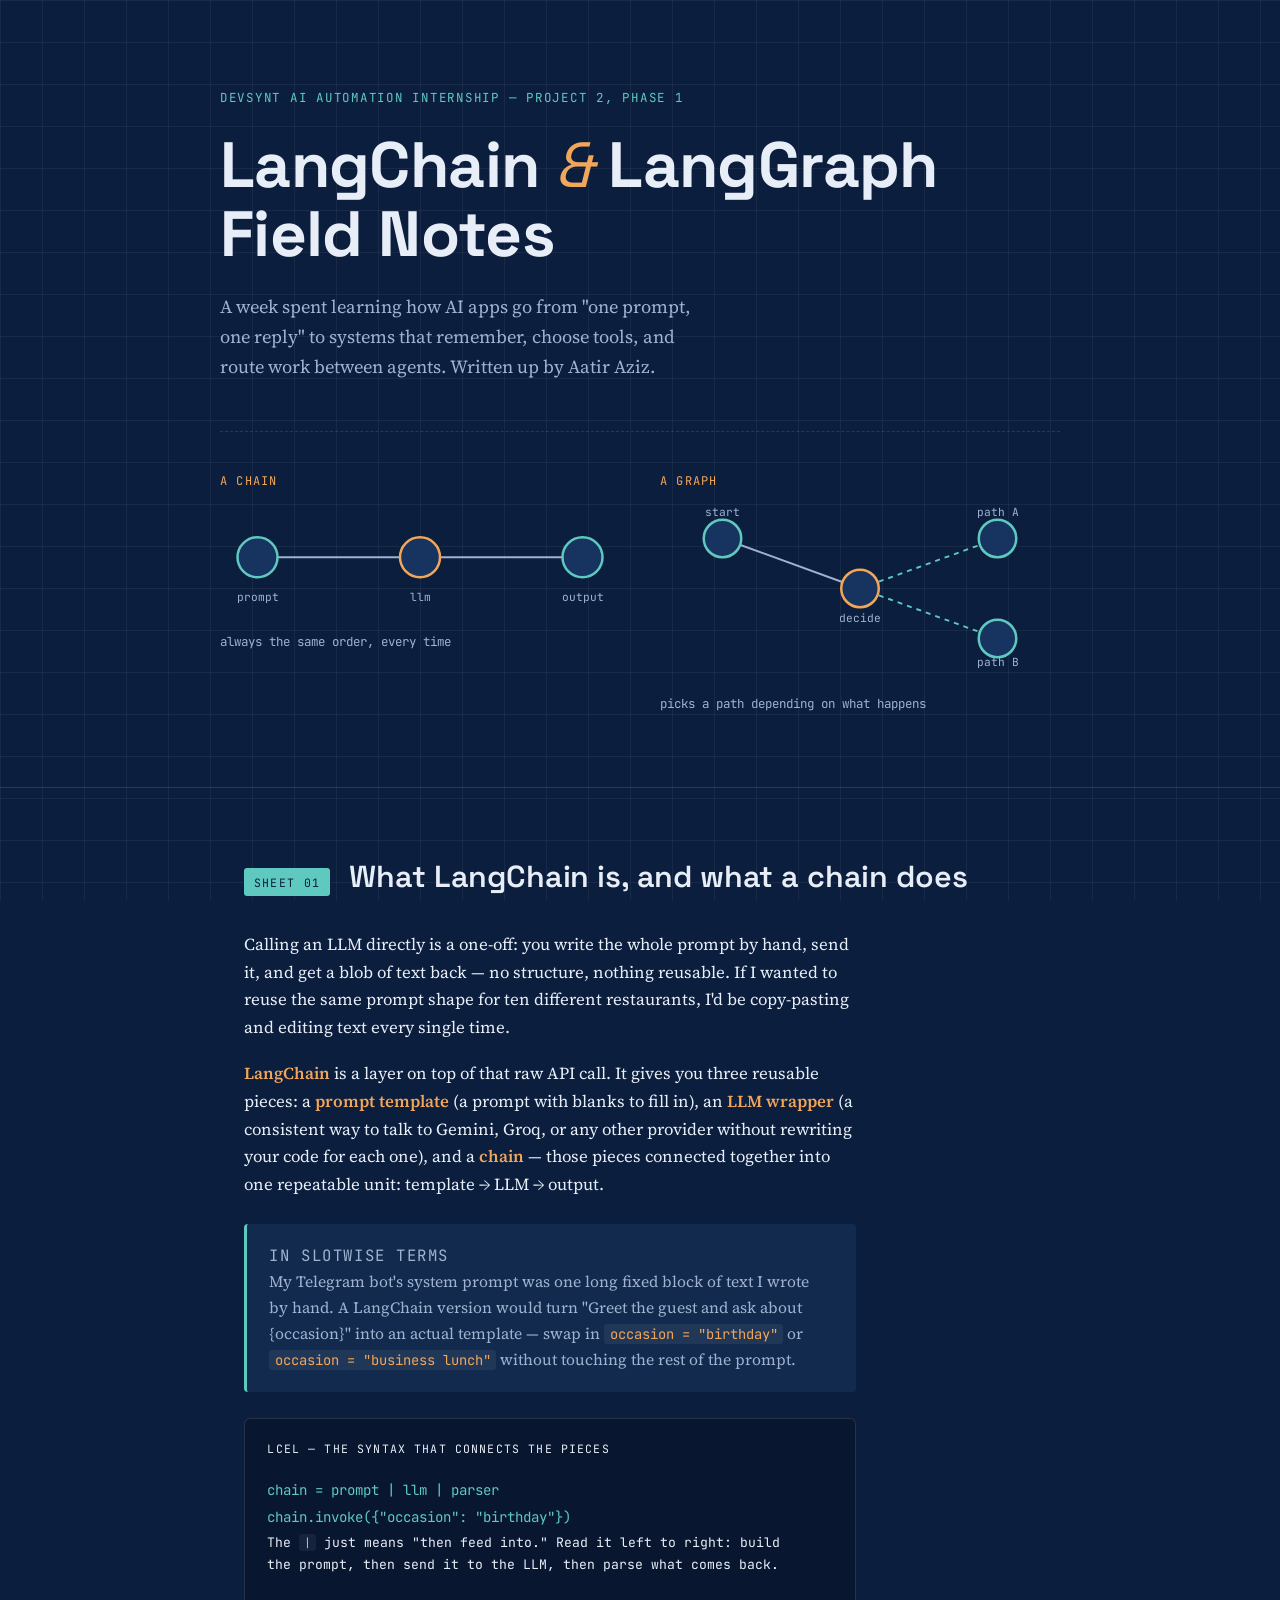
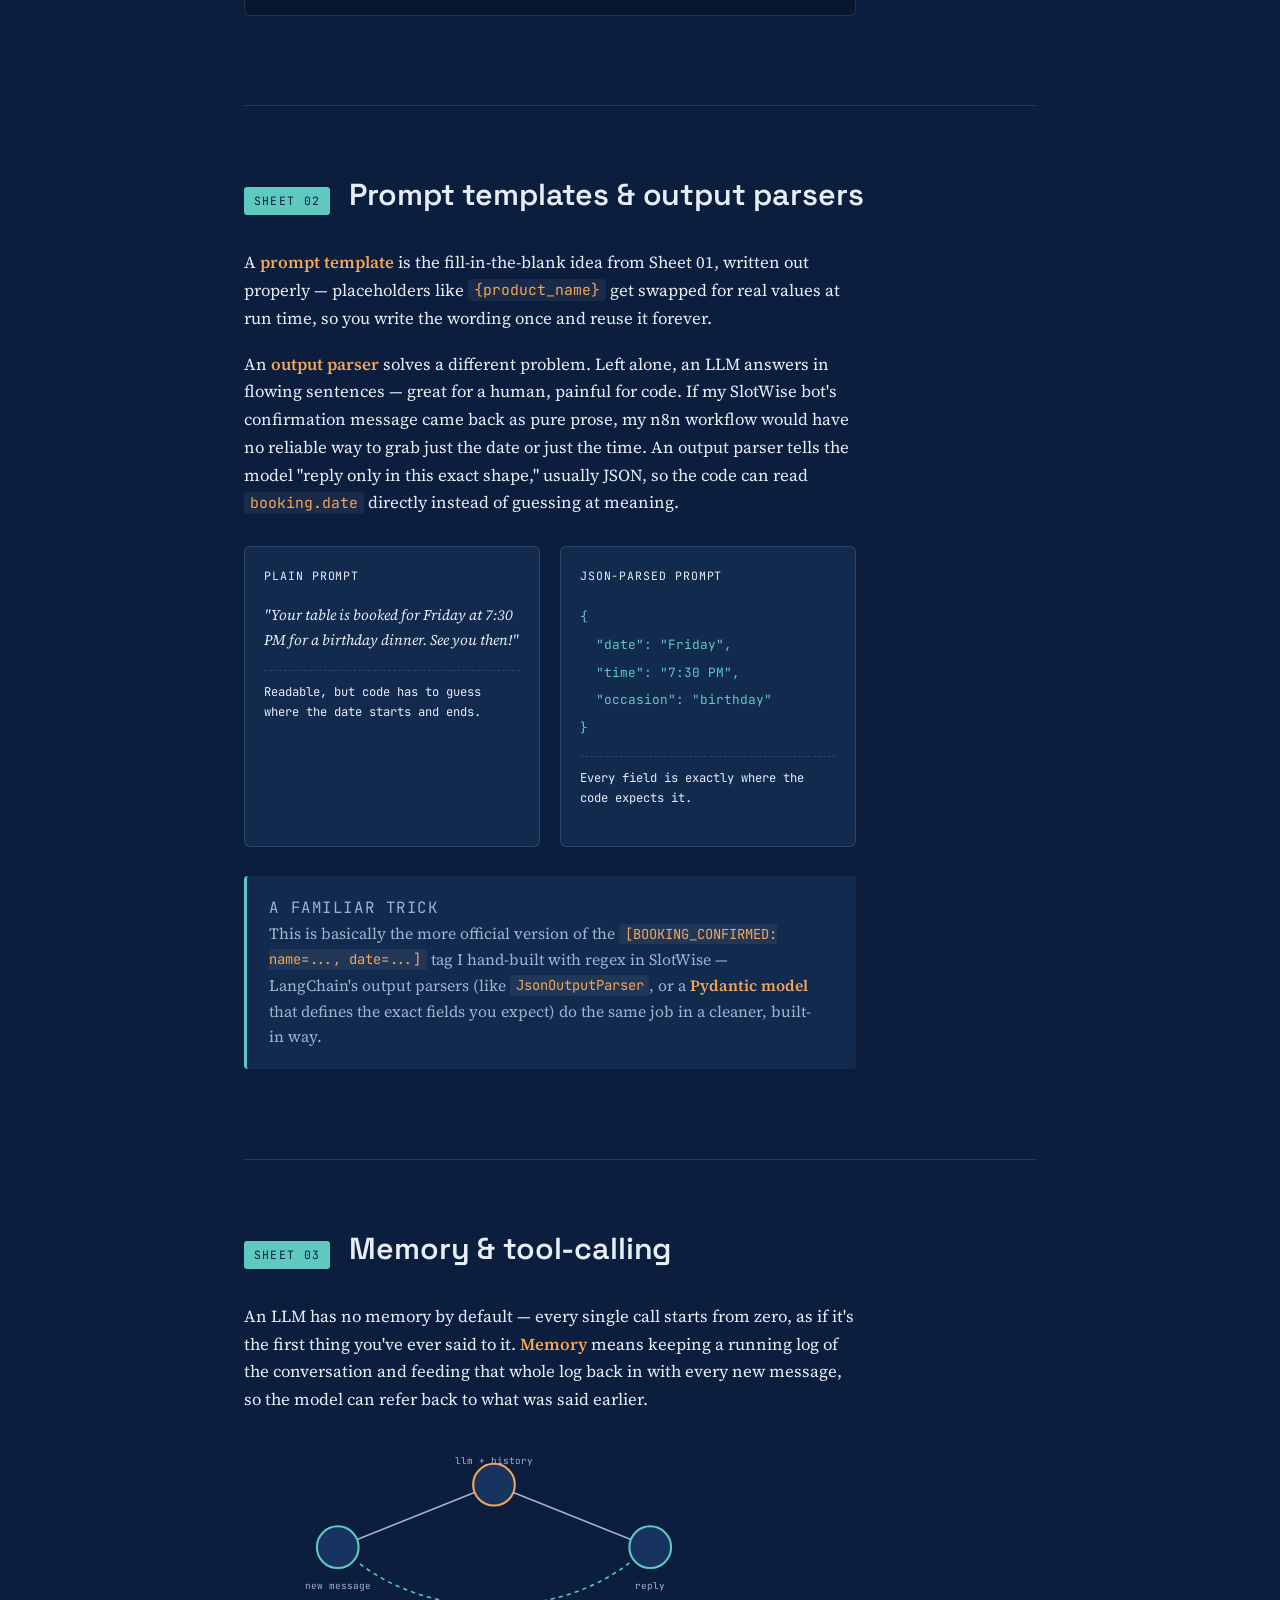
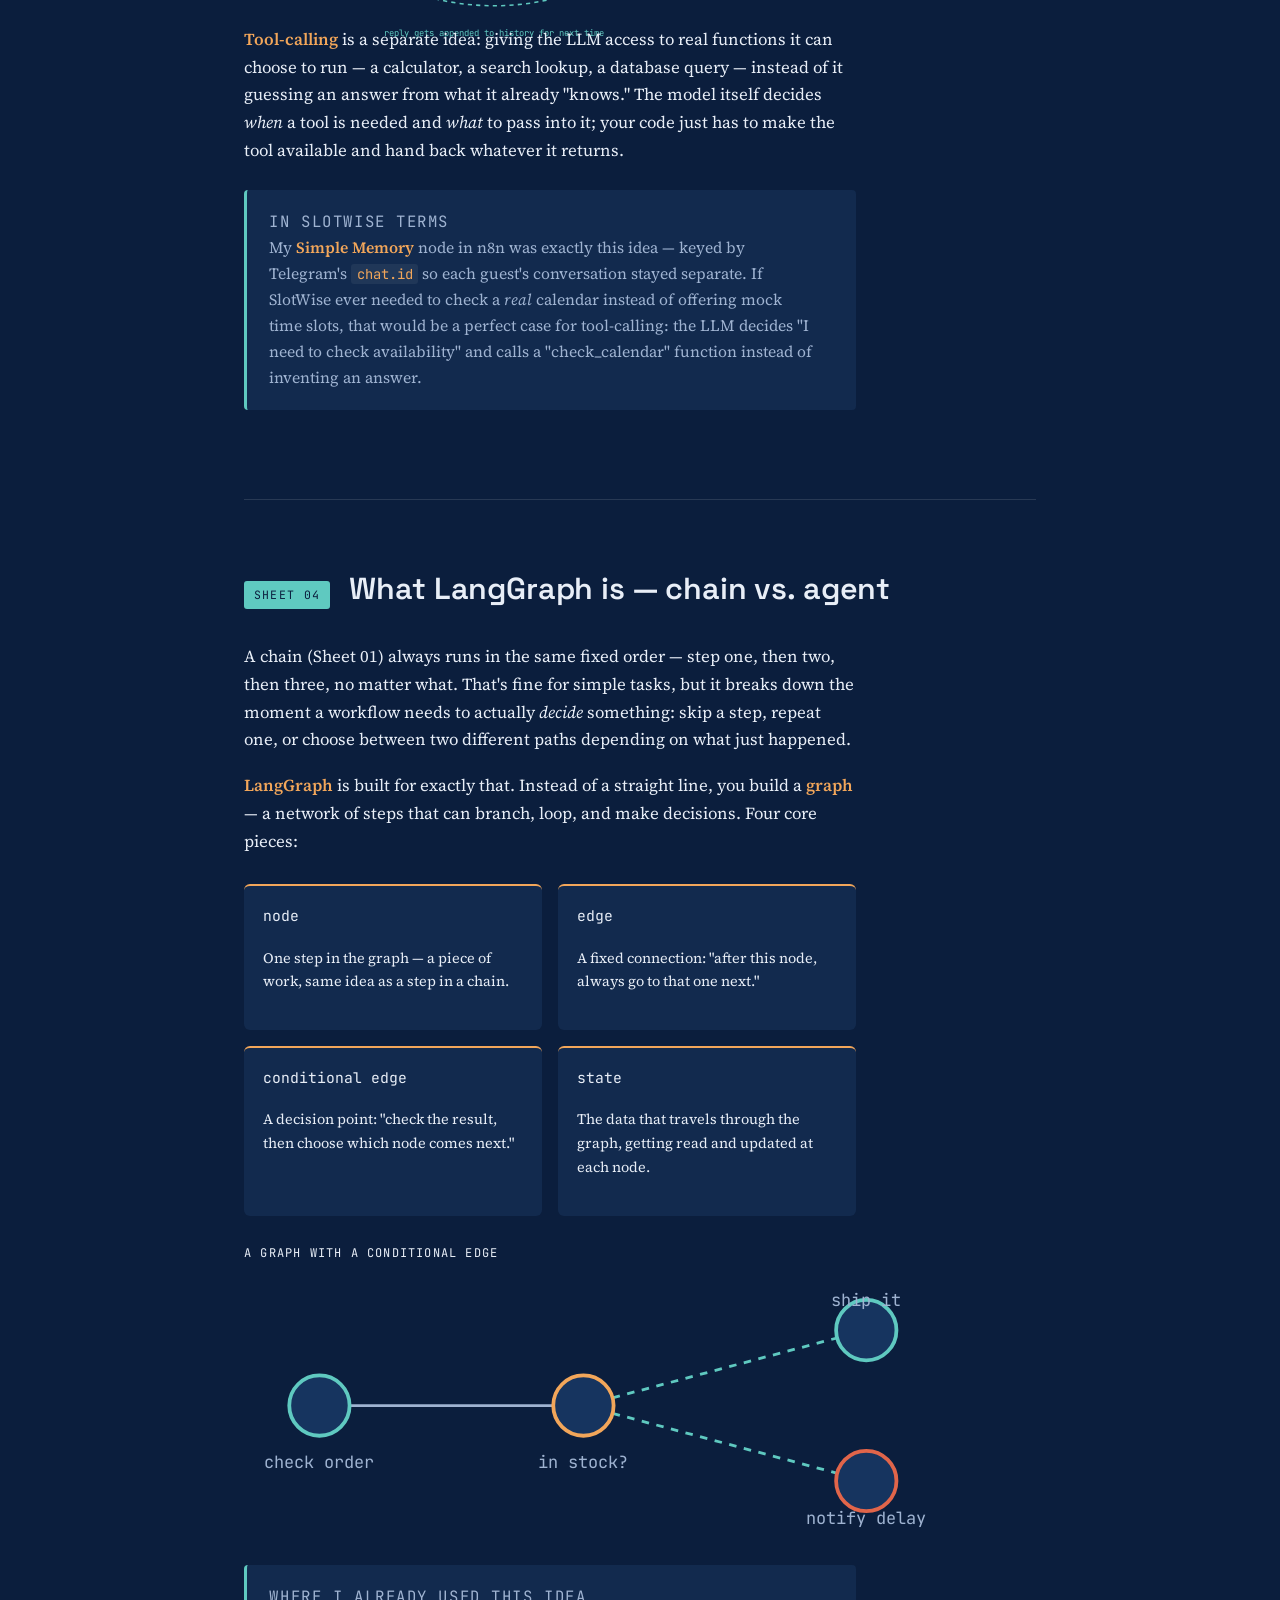
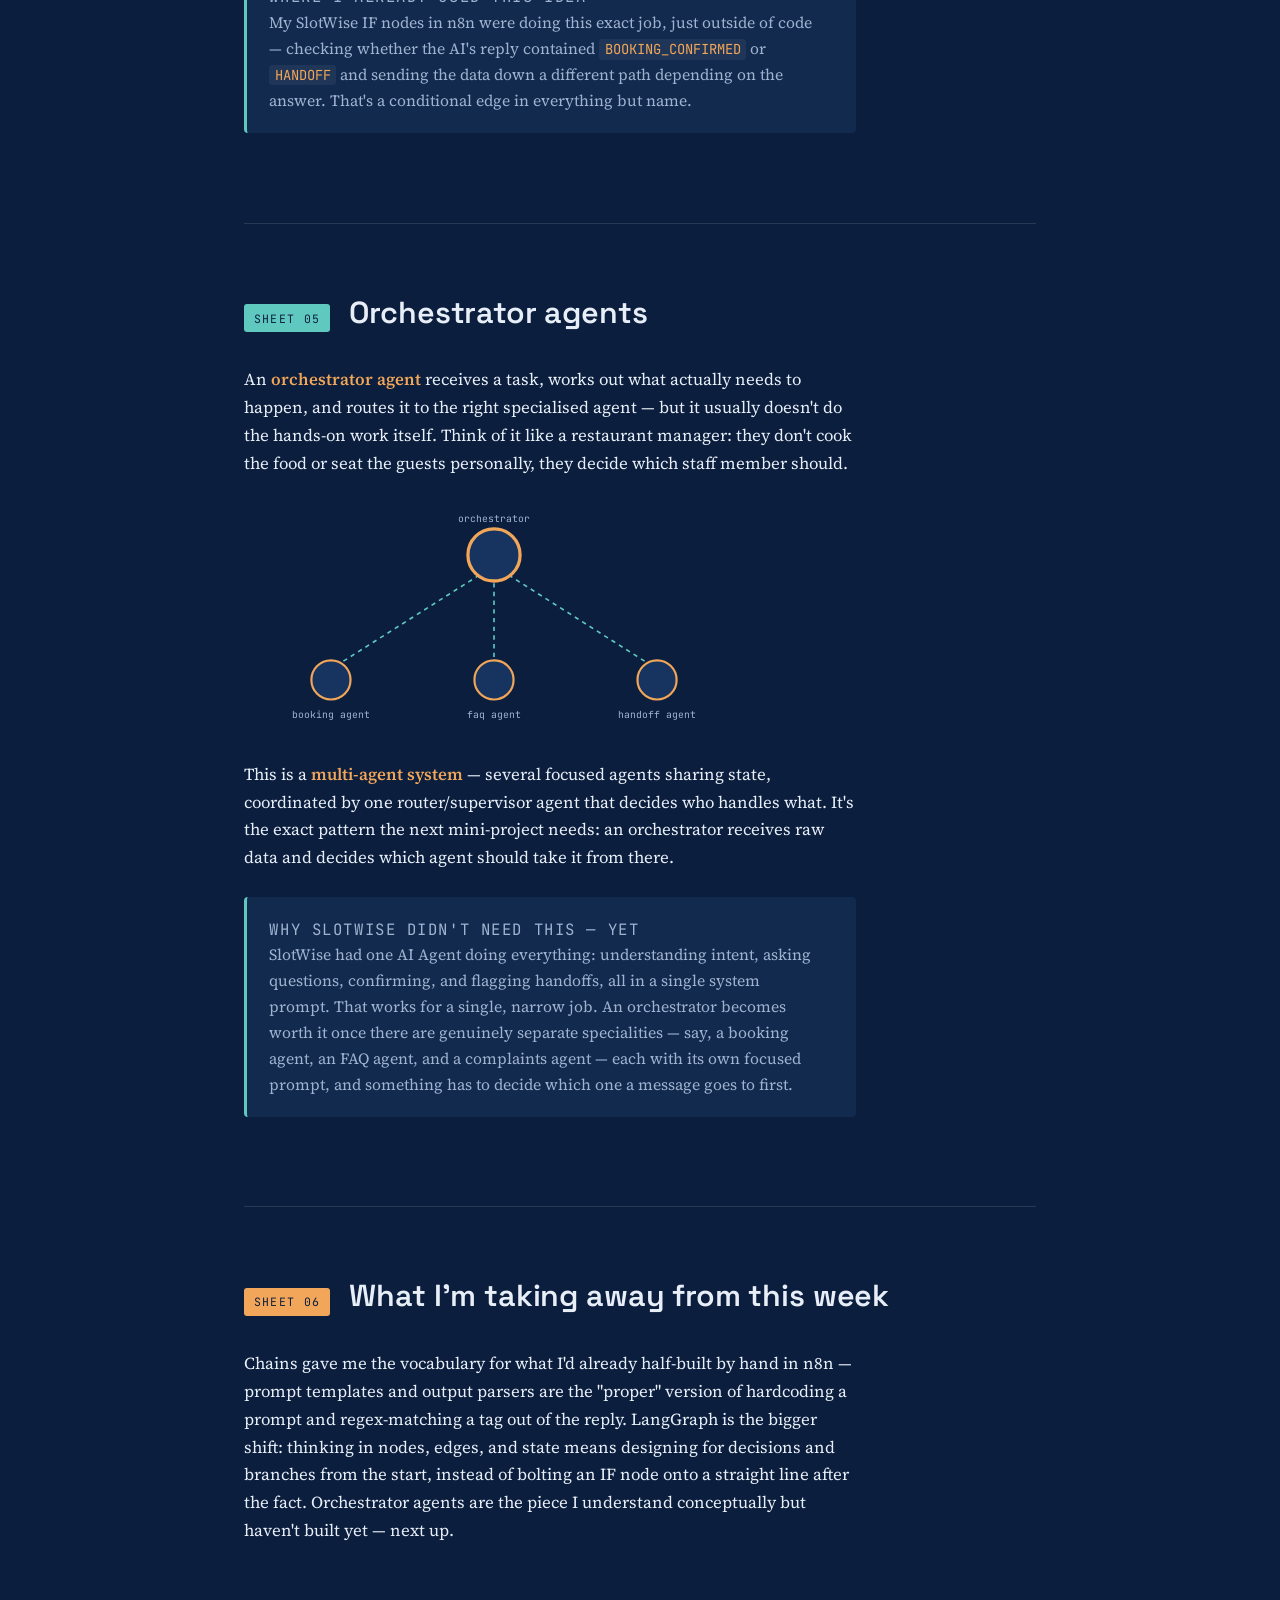
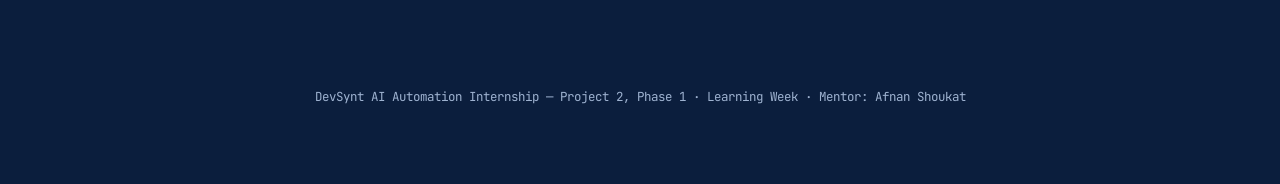
<file: project2-phase1/index.html>
<!DOCTYPE html>
<html lang="en">
<head>
<meta charset="UTF-8">
<meta name="viewport" content="width=device-width, initial-scale=1.0">
<title>LangChain &amp; LangGraph — Field Notes</title>
<link rel="stylesheet" href="style.css">
</head>
<body>

<div class="grid-overlay" aria-hidden="true"></div>

<header class="cover">
  <div class="cover-frame">
    <p class="eyebrow">DevSynt AI Automation Internship — Project 2, Phase 1</p>
    <h1>LangChain <span class="amp">&amp;</span> LangGraph<br>Field Notes</h1>
    <p class="cover-sub">A week spent learning how AI apps go from "one prompt, one reply" to systems that remember, choose tools, and route work between agents. Written up by Aatir Aziz.</p>

    <div class="hero-diagram" role="img" aria-label="Diagram comparing a straight-line chain to a branching graph">
      <div class="diagram-col">
        <p class="diagram-label">a chain</p>
        <svg viewBox="0 0 320 90" class="chain-svg">
          <line x1="30" y1="45" x2="290" y2="45" class="edge" />
          <circle cx="30" cy="45" r="16" class="node node-a" />
          <circle cx="160" cy="45" r="16" class="node node-b" />
          <circle cx="290" cy="45" r="16" class="node node-c" />
          <text x="30" y="80" class="node-text">prompt</text>
          <text x="160" y="80" class="node-text">llm</text>
          <text x="290" y="80" class="node-text">output</text>
        </svg>
        <p class="diagram-caption">always the same order, every time</p>
      </div>
      <div class="diagram-col">
        <p class="diagram-label">a graph</p>
        <svg viewBox="0 0 320 140" class="graph-svg">
          <line x1="50" y1="30" x2="160" y2="70" class="edge" />
          <line x1="160" y1="70" x2="270" y2="30" class="edge edge-dashed" />
          <line x1="160" y1="70" x2="270" y2="110" class="edge edge-dashed" />
          <circle cx="50" cy="30" r="15" class="node node-a" />
          <circle cx="160" cy="70" r="15" class="node node-b" />
          <circle cx="270" cy="30" r="15" class="node node-c" />
          <circle cx="270" cy="110" r="15" class="node node-c" />
          <text x="50" y="12" class="node-text">start</text>
          <text x="160" y="97" class="node-text">decide</text>
          <text x="270" y="12" class="node-text">path A</text>
          <text x="270" y="132" class="node-text">path B</text>
        </svg>
        <p class="diagram-caption">picks a path depending on what happens</p>
      </div>
    </div>
  </div>
</header>

<main>

  <section class="sheet" id="day1">
    <div class="sheet-head">
      <span class="sheet-tab">SHEET 01</span>
      <h2>What LangChain is, and what a chain does</h2>
    </div>
    <div class="sheet-body">
      <p>Calling an LLM directly is a one-off: you write the whole prompt by hand, send it, and get a blob of text back — no structure, nothing reusable. If I wanted to reuse the same prompt shape for ten different restaurants, I'd be copy-pasting and editing text every single time.</p>
      <p><strong>LangChain</strong> is a layer on top of that raw API call. It gives you three reusable pieces: a <strong>prompt template</strong> (a prompt with blanks to fill in), an <strong>LLM wrapper</strong> (a consistent way to talk to Gemini, Groq, or any other provider without rewriting your code for each one), and a <strong>chain</strong> — those pieces connected together into one repeatable unit: template → LLM → output.</p>

      <div class="callout">
        <p class="callout-label">In SlotWise terms</p>
        <p>My Telegram bot's system prompt was one long fixed block of text I wrote by hand. A LangChain version would turn "Greet the guest and ask about {occasion}" into an actual template — swap in <code>occasion = "birthday"</code> or <code>occasion = "business lunch"</code> without touching the rest of the prompt.</p>
      </div>

      <div class="code-card">
        <p class="code-label">LCEL — the syntax that connects the pieces</p>
        <pre><code>chain = prompt | llm | parser
chain.invoke({"occasion": "birthday"})</code></pre>
        <p class="code-note">The <code>|</code> just means "then feed into." Read it left to right: build the prompt, then send it to the LLM, then parse what comes back.</p>
      </div>
    </div>
  </section>

  <section class="sheet" id="day2">
    <div class="sheet-head">
      <span class="sheet-tab">SHEET 02</span>
      <h2>Prompt templates &amp; output parsers</h2>
    </div>
    <div class="sheet-body">
      <p>A <strong>prompt template</strong> is the fill-in-the-blank idea from Sheet 01, written out properly — placeholders like <code>{product_name}</code> get swapped for real values at run time, so you write the wording once and reuse it forever.</p>
      <p>An <strong>output parser</strong> solves a different problem. Left alone, an LLM answers in flowing sentences — great for a human, painful for code. If my SlotWise bot's confirmation message came back as pure prose, my n8n workflow would have no reliable way to grab just the date or just the time. An output parser tells the model "reply only in this exact shape," usually JSON, so the code can read <code>booking.date</code> directly instead of guessing at meaning.</p>

      <div class="compare-grid">
        <div class="compare-card">
          <p class="compare-label">plain prompt</p>
          <p class="compare-text">"Your table is booked for Friday at 7:30 PM for a birthday dinner. See you then!"</p>
          <p class="compare-verdict verdict-bad">Readable, but code has to guess where the date starts and ends.</p>
        </div>
        <div class="compare-card">
          <p class="compare-label">JSON-parsed prompt</p>
          <pre><code>{
  "date": "Friday",
  "time": "7:30 PM",
  "occasion": "birthday"
}</code></pre>
          <p class="compare-verdict verdict-good">Every field is exactly where the code expects it.</p>
        </div>
      </div>

      <div class="callout">
        <p class="callout-label">A familiar trick</p>
        <p>This is basically the more official version of the <code>[BOOKING_CONFIRMED: name=..., date=...]</code> tag I hand-built with regex in SlotWise — LangChain's output parsers (like <code>JsonOutputParser</code>, or a <strong>Pydantic model</strong> that defines the exact fields you expect) do the same job in a cleaner, built-in way.</p>
      </div>
    </div>
  </section>

  <section class="sheet" id="day3">
    <div class="sheet-head">
      <span class="sheet-tab">SHEET 03</span>
      <h2>Memory &amp; tool-calling</h2>
    </div>
    <div class="sheet-body">
      <p>An LLM has no memory by default — every single call starts from zero, as if it's the first thing you've ever said to it. <strong>Memory</strong> means keeping a running log of the conversation and feeding that whole log back in with every new message, so the model can refer back to what was said earlier.</p>

      <div class="loop-diagram" role="img" aria-label="Diagram of a memory loop: user message plus history goes into the LLM, the reply gets added back to history">
        <svg viewBox="0 0 480 140" class="loop-svg">
          <path d="M 90 100 L 240 40" class="edge"/>
          <path d="M 240 40 L 390 100" class="edge"/>
          <path d="M 370 115 C 300 170, 180 170, 110 115" class="edge edge-dashed"/>
          <circle cx="90" cy="100" r="20" class="node node-a"/>
          <circle cx="240" cy="40" r="20" class="node node-b"/>
          <circle cx="390" cy="100" r="20" class="node node-a"/>
          <text x="90" y="140" class="node-text">new message</text>
          <text x="240" y="20" class="node-text">llm + history</text>
          <text x="390" y="140" class="node-text">reply</text>
          <text x="240" y="185" class="node-text loop-text">reply gets appended to history for next time</text>
        </svg>
      </div>

      <p><strong>Tool-calling</strong> is a separate idea: giving the LLM access to real functions it can choose to run — a calculator, a search lookup, a database query — instead of it guessing an answer from what it already "knows." The model itself decides <em>when</em> a tool is needed and <em>what</em> to pass into it; your code just has to make the tool available and hand back whatever it returns.</p>

      <div class="callout">
        <p class="callout-label">In SlotWise terms</p>
        <p>My <strong>Simple Memory</strong> node in n8n was exactly this idea — keyed by Telegram's <code>chat.id</code> so each guest's conversation stayed separate. If SlotWise ever needed to check a <em>real</em> calendar instead of offering mock time slots, that would be a perfect case for tool-calling: the LLM decides "I need to check availability" and calls a "check_calendar" function instead of inventing an answer.</p>
      </div>
    </div>
  </section>

  <section class="sheet" id="day4">
    <div class="sheet-head">
      <span class="sheet-tab">SHEET 04</span>
      <h2>What LangGraph is — chain vs. agent</h2>
    </div>
    <div class="sheet-body">
      <p>A chain (Sheet 01) always runs in the same fixed order — step one, then two, then three, no matter what. That's fine for simple tasks, but it breaks down the moment a workflow needs to actually <em>decide</em> something: skip a step, repeat one, or choose between two different paths depending on what just happened.</p>
      <p><strong>LangGraph</strong> is built for exactly that. Instead of a straight line, you build a <strong>graph</strong> — a network of steps that can branch, loop, and make decisions. Four core pieces:</p>

      <div class="term-grid">
        <div class="term-card">
          <p class="term-name">node</p>
          <p class="term-def">One step in the graph — a piece of work, same idea as a step in a chain.</p>
        </div>
        <div class="term-card">
          <p class="term-name">edge</p>
          <p class="term-def">A fixed connection: "after this node, always go to that one next."</p>
        </div>
        <div class="term-card">
          <p class="term-name">conditional edge</p>
          <p class="term-def">A decision point: "check the result, then choose which node comes next."</p>
        </div>
        <div class="term-card">
          <p class="term-name">state</p>
          <p class="term-def">The data that travels through the graph, getting read and updated at each node.</p>
        </div>
      </div>

      <div class="hero-diagram small-diagram">
        <div class="diagram-col wide">
          <p class="diagram-label">a graph with a conditional edge</p>
          <svg viewBox="0 0 420 130" class="graph-svg">
            <line x1="40" y1="65" x2="180" y2="65" class="edge" />
            <line x1="180" y1="65" x2="330" y2="25" class="edge edge-dashed" />
            <line x1="180" y1="65" x2="330" y2="105" class="edge edge-dashed" />
            <circle cx="40" cy="65" r="16" class="node node-a" />
            <circle cx="180" cy="65" r="16" class="node node-b" />
            <circle cx="330" cy="25" r="16" class="node node-c" />
            <circle cx="330" cy="105" r="16" class="node node-rust" />
            <text x="40" y="98" class="node-text">check order</text>
            <text x="180" y="98" class="node-text">in stock?</text>
            <text x="330" y="12" class="node-text">ship it</text>
            <text x="330" y="128" class="node-text">notify delay</text>
          </svg>
        </div>
      </div>

      <div class="callout">
        <p class="callout-label">Where I already used this idea</p>
        <p>My SlotWise IF nodes in n8n were doing this exact job, just outside of code — checking whether the AI's reply contained <code>BOOKING_CONFIRMED</code> or <code>HANDOFF</code> and sending the data down a different path depending on the answer. That's a conditional edge in everything but name.</p>
      </div>
    </div>
  </section>

  <section class="sheet" id="day5">
    <div class="sheet-head">
      <span class="sheet-tab">SHEET 05</span>
      <h2>Orchestrator agents</h2>
    </div>
    <div class="sheet-body">
      <p>An <strong>orchestrator agent</strong> receives a task, works out what actually needs to happen, and routes it to the right specialised agent — but it usually doesn't do the hands-on work itself. Think of it like a restaurant manager: they don't cook the food or seat the guests personally, they decide which staff member should.</p>

      <div class="orchestrator-diagram" role="img" aria-label="Diagram of an orchestrator agent routing a task to one of three specialist agents">
        <svg viewBox="0 0 460 200" class="orch-svg">
          <line x1="230" y1="55" x2="80" y2="150" class="edge edge-dashed" />
          <line x1="230" y1="55" x2="230" y2="150" class="edge edge-dashed" />
          <line x1="230" y1="55" x2="380" y2="150" class="edge edge-dashed" />
          <circle cx="230" cy="45" r="24" class="node node-orch" />
          <circle cx="80" cy="160" r="18" class="node node-b" />
          <circle cx="230" cy="160" r="18" class="node node-b" />
          <circle cx="380" cy="160" r="18" class="node node-b" />
          <text x="230" y="15" class="node-text">orchestrator</text>
          <text x="80" y="195" class="node-text">booking agent</text>
          <text x="230" y="195" class="node-text">faq agent</text>
          <text x="380" y="195" class="node-text">handoff agent</text>
        </svg>
      </div>

      <p>This is a <strong>multi-agent system</strong> — several focused agents sharing state, coordinated by one router/supervisor agent that decides who handles what. It's the exact pattern the next mini-project needs: an orchestrator receives raw data and decides which agent should take it from there.</p>

      <div class="callout">
        <p class="callout-label">Why SlotWise didn't need this — yet</p>
        <p>SlotWise had one AI Agent doing everything: understanding intent, asking questions, confirming, and flagging handoffs, all in a single system prompt. That works for a single, narrow job. An orchestrator becomes worth it once there are genuinely separate specialities — say, a booking agent, an FAQ agent, and a complaints agent — each with its own focused prompt, and something has to decide which one a message goes to first.</p>
      </div>
    </div>
  </section>

  <section class="sheet reflection" id="reflection">
    <div class="sheet-head">
      <span class="sheet-tab">SHEET 06</span>
      <h2>What I'm taking away from this week</h2>
    </div>
    <div class="sheet-body">
      <p>Chains gave me the vocabulary for what I'd already half-built by hand in n8n — prompt templates and output parsers are the "proper" version of hardcoding a prompt and regex-matching a tag out of the reply. LangGraph is the bigger shift: thinking in nodes, edges, and state means designing for decisions and branches from the start, instead of bolting an IF node onto a straight line after the fact. Orchestrator agents are the piece I understand conceptually but haven't built yet — next up.</p>
    </div>
  </section>

</main>

<footer class="colophon">
  <p>DevSynt AI Automation Internship — Project 2, Phase 1 · Learning Week · Mentor: Afnan Shoukat</p>
</footer>

</body>
</html>
</file>
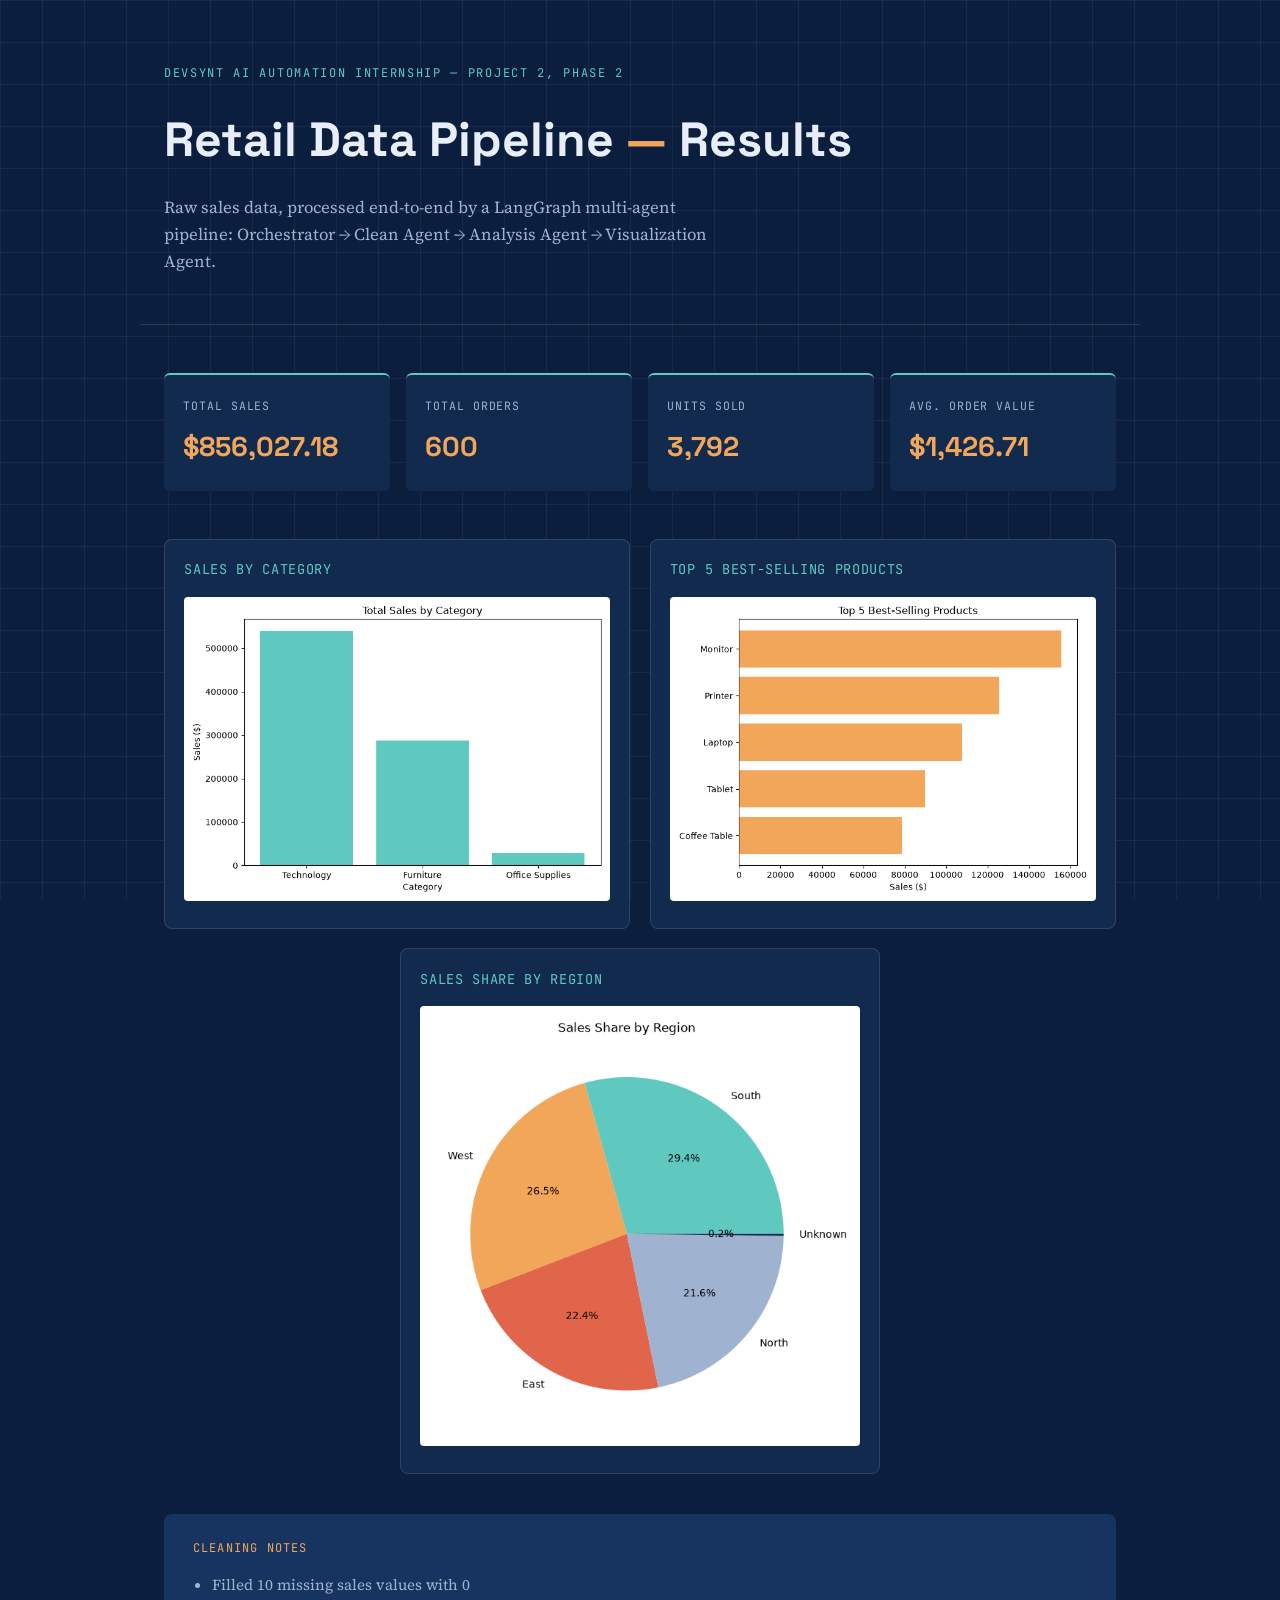
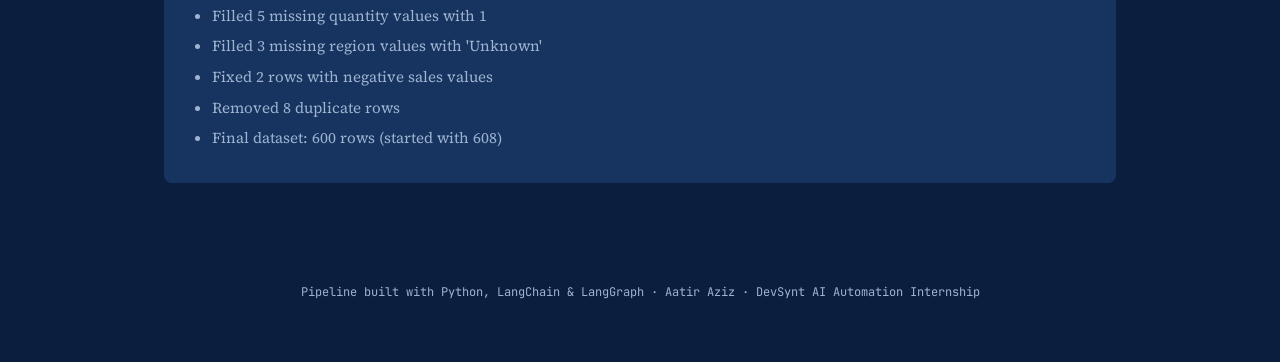
<file: project2-phase2/dashboard/dashboard.html>
<!DOCTYPE html>
<html lang="en">
<head>
<meta charset="UTF-8">
<meta name="viewport" content="width=device-width, initial-scale=1.0">
<title>SlotWise Retail — Pipeline Dashboard</title>
<link rel="stylesheet" href="dashboard.css">
</head>
<body>

<div class="grid-overlay" aria-hidden="true"></div>

<header class="dash-header">
  <p class="eyebrow">DevSynt AI Automation Internship — Project 2, Phase 2</p>
  <h1>Retail Data Pipeline <span class="amp">&mdash;</span> Results</h1>
  <p class="dash-sub">Raw sales data, processed end-to-end by a LangGraph multi-agent pipeline: Orchestrator → Clean Agent → Analysis Agent → Visualization Agent.</p>
</header>

<main>

  <section class="stats-row">
    <div class="stat-card">
      <p class="stat-label">Total Sales</p>
      <p class="stat-value">$856,027.18</p>
    </div>
    <div class="stat-card">
      <p class="stat-label">Total Orders</p>
      <p class="stat-value">600</p>
    </div>
    <div class="stat-card">
      <p class="stat-label">Units Sold</p>
      <p class="stat-value">3,792</p>
    </div>
    <div class="stat-card">
      <p class="stat-label">Avg. Order Value</p>
      <p class="stat-value">$1,426.71</p>
    </div>
  </section>

  <section class="charts-grid">
    <div class="chart-card">
      <p class="chart-title">Sales by Category</p>
      <img src="../assets/chart-sales-by-category.png" alt="Bar chart showing total sales by category">
    </div>
    <div class="chart-card">
      <p class="chart-title">Top 5 Best-Selling Products</p>
      <img src="../assets/chart-top-products.png" alt="Horizontal bar chart showing the top 5 best-selling products">
    </div>
    <div class="chart-card wide">
      <p class="chart-title">Sales Share by Region</p>
      <img src="../assets/chart-sales-by-region.png" alt="Pie chart showing sales share by region">
    </div>
  </section>

  <section class="notes-section">
    <p class="notes-label">Cleaning Notes</p>
    <ul class="notes-list">
      <li>Filled 10 missing sales values with 0</li>
      <li>Filled 5 missing quantity values with 1</li>
      <li>Filled 3 missing region values with 'Unknown'</li>
      <li>Fixed 2 rows with negative sales values</li>
      <li>Removed 8 duplicate rows</li>
      <li>Final dataset: 600 rows (started with 608)</li>
    </ul>
  </section>

</main>

<footer class="colophon">
  <p>Pipeline built with Python, LangChain &amp; LangGraph · Aatir Aziz · DevSynt AI Automation Internship</p>
</footer>

</body>
</html>
</file>
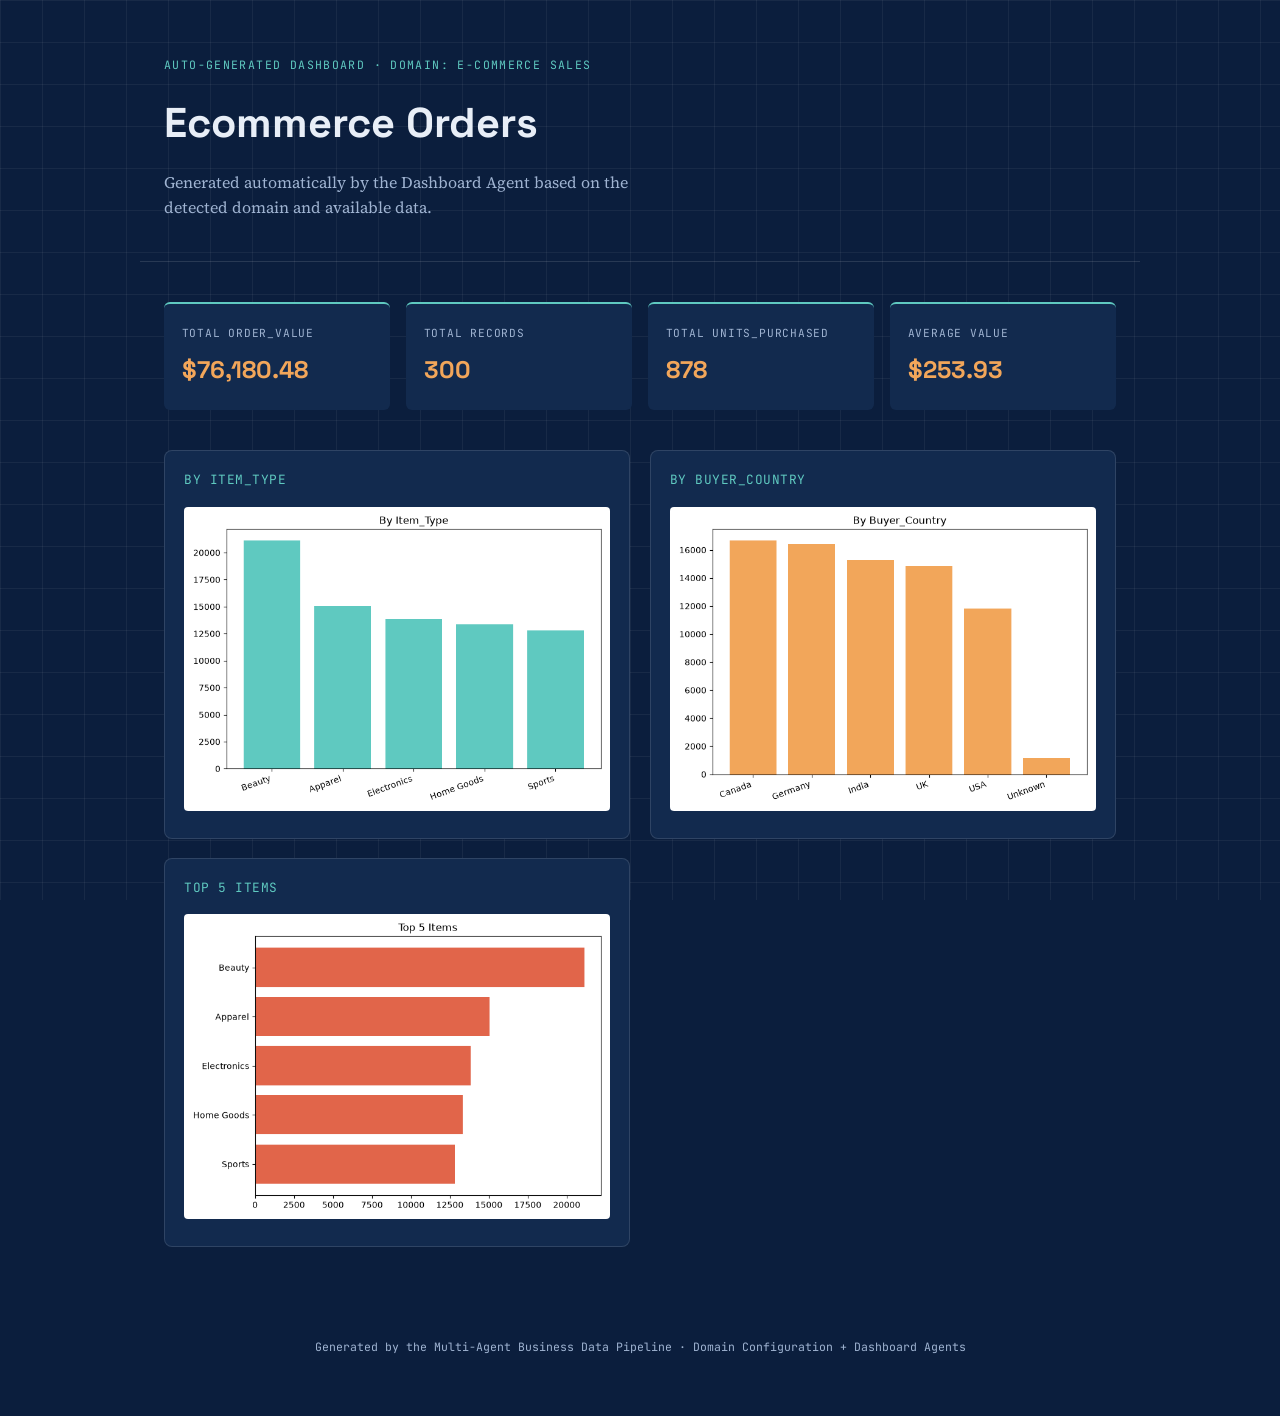
<file: project2-phase3/dashboard/ecommerce_orders-dashboard.html>
<!DOCTYPE html>
<html lang="en">
<head>
<meta charset="UTF-8">
<meta name="viewport" content="width=device-width, initial-scale=1.0">
<title>E-Commerce Sales — Dashboard</title>
<link rel="stylesheet" href="dashboard.css">
</head>
<body>
<div class="grid-overlay" aria-hidden="true"></div>
<header class="dash-header">
  <p class="eyebrow">Auto-generated Dashboard &middot; Domain: E-Commerce Sales</p>
  <h1>Ecommerce Orders</h1>
  <p class="dash-sub">Generated automatically by the Dashboard Agent based on the detected domain and available data.</p>
</header>
<main>
  
  <section class="stats-row"><div class="stat-card"><p class="stat-label">Total Order_Value</p><p class="stat-value">$76,180.48</p></div><div class="stat-card"><p class="stat-label">Total Records</p><p class="stat-value">300</p></div><div class="stat-card"><p class="stat-label">Total Units_Purchased</p><p class="stat-value">878</p></div><div class="stat-card"><p class="stat-label">Average Value</p><p class="stat-value">$253.93</p></div></section>
  <section class="charts-grid"><div class="chart-card"><p class="chart-title">By Item_Type</p><img src="../assets/ecommerce_orders-chart-category.png"></div><div class="chart-card"><p class="chart-title">By Buyer_Country</p><img src="../assets/ecommerce_orders-chart-region.png"></div><div class="chart-card"><p class="chart-title">Top 5 Items</p><img src="../assets/ecommerce_orders-chart-top-items.png"></div></section>
</main>
<footer class="colophon">
  <p>Generated by the Multi-Agent Business Data Pipeline &middot; Domain Configuration + Dashboard Agents</p>
</footer>
</body>
</html>
</file>
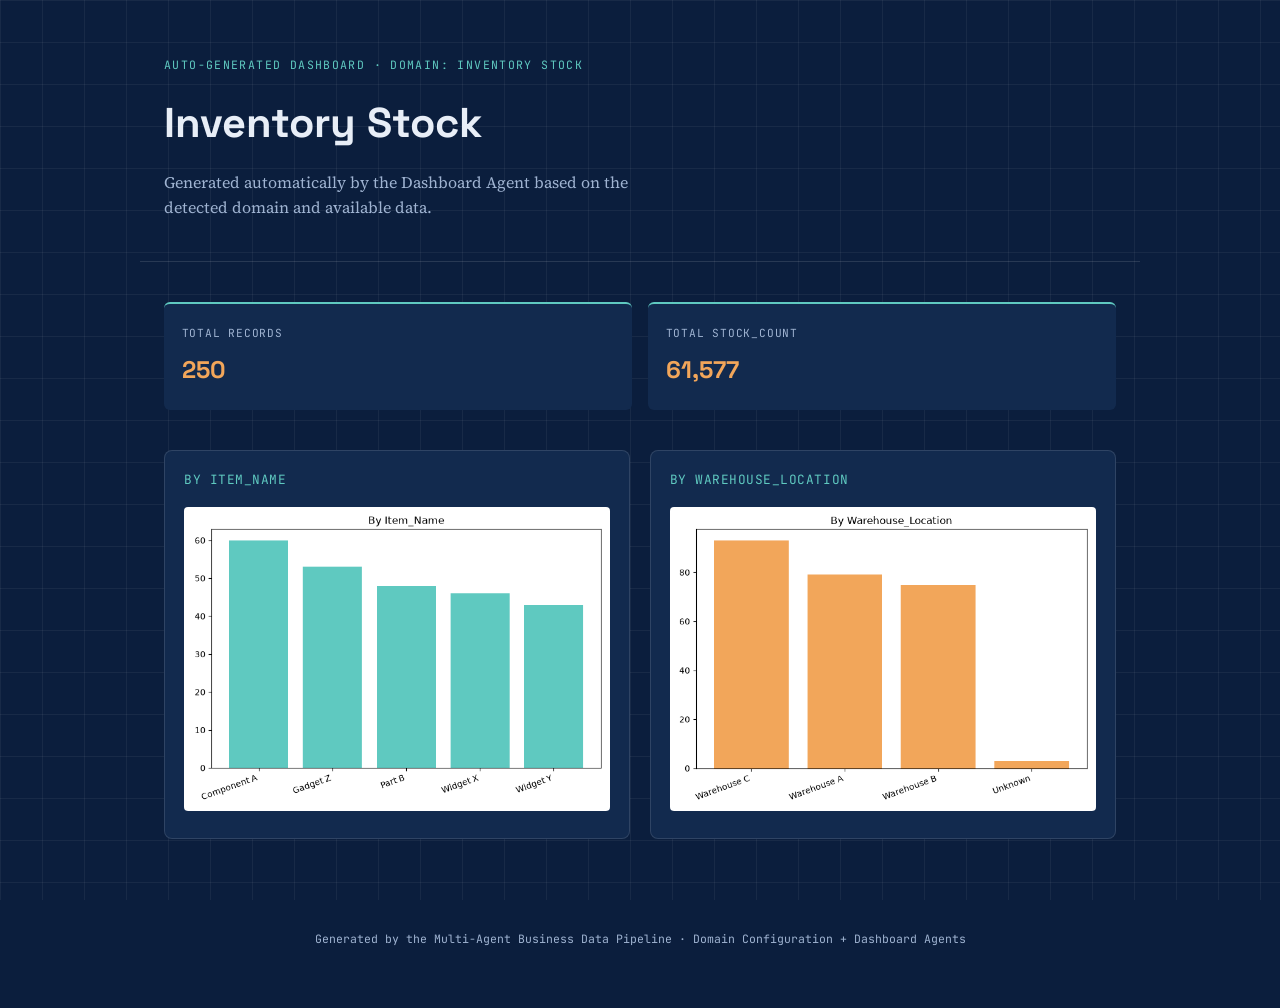
<file: project2-phase3/dashboard/inventory_stock-dashboard.html>
<!DOCTYPE html>
<html lang="en">
<head>
<meta charset="UTF-8">
<meta name="viewport" content="width=device-width, initial-scale=1.0">
<title>Inventory Stock — Dashboard</title>
<link rel="stylesheet" href="dashboard.css">
</head>
<body>
<div class="grid-overlay" aria-hidden="true"></div>
<header class="dash-header">
  <p class="eyebrow">Auto-generated Dashboard &middot; Domain: Inventory Stock</p>
  <h1>Inventory Stock</h1>
  <p class="dash-sub">Generated automatically by the Dashboard Agent based on the detected domain and available data.</p>
</header>
<main>
  
  <section class="stats-row"><div class="stat-card"><p class="stat-label">Total Records</p><p class="stat-value">250</p></div><div class="stat-card"><p class="stat-label">Total Stock_Count</p><p class="stat-value">61,577</p></div></section>
  <section class="charts-grid"><div class="chart-card"><p class="chart-title">By Item_Name</p><img src="../assets/inventory_stock-chart-category.png"></div><div class="chart-card"><p class="chart-title">By Warehouse_Location</p><img src="../assets/inventory_stock-chart-region.png"></div></section>
</main>
<footer class="colophon">
  <p>Generated by the Multi-Agent Business Data Pipeline &middot; Domain Configuration + Dashboard Agents</p>
</footer>
</body>
</html>
</file>
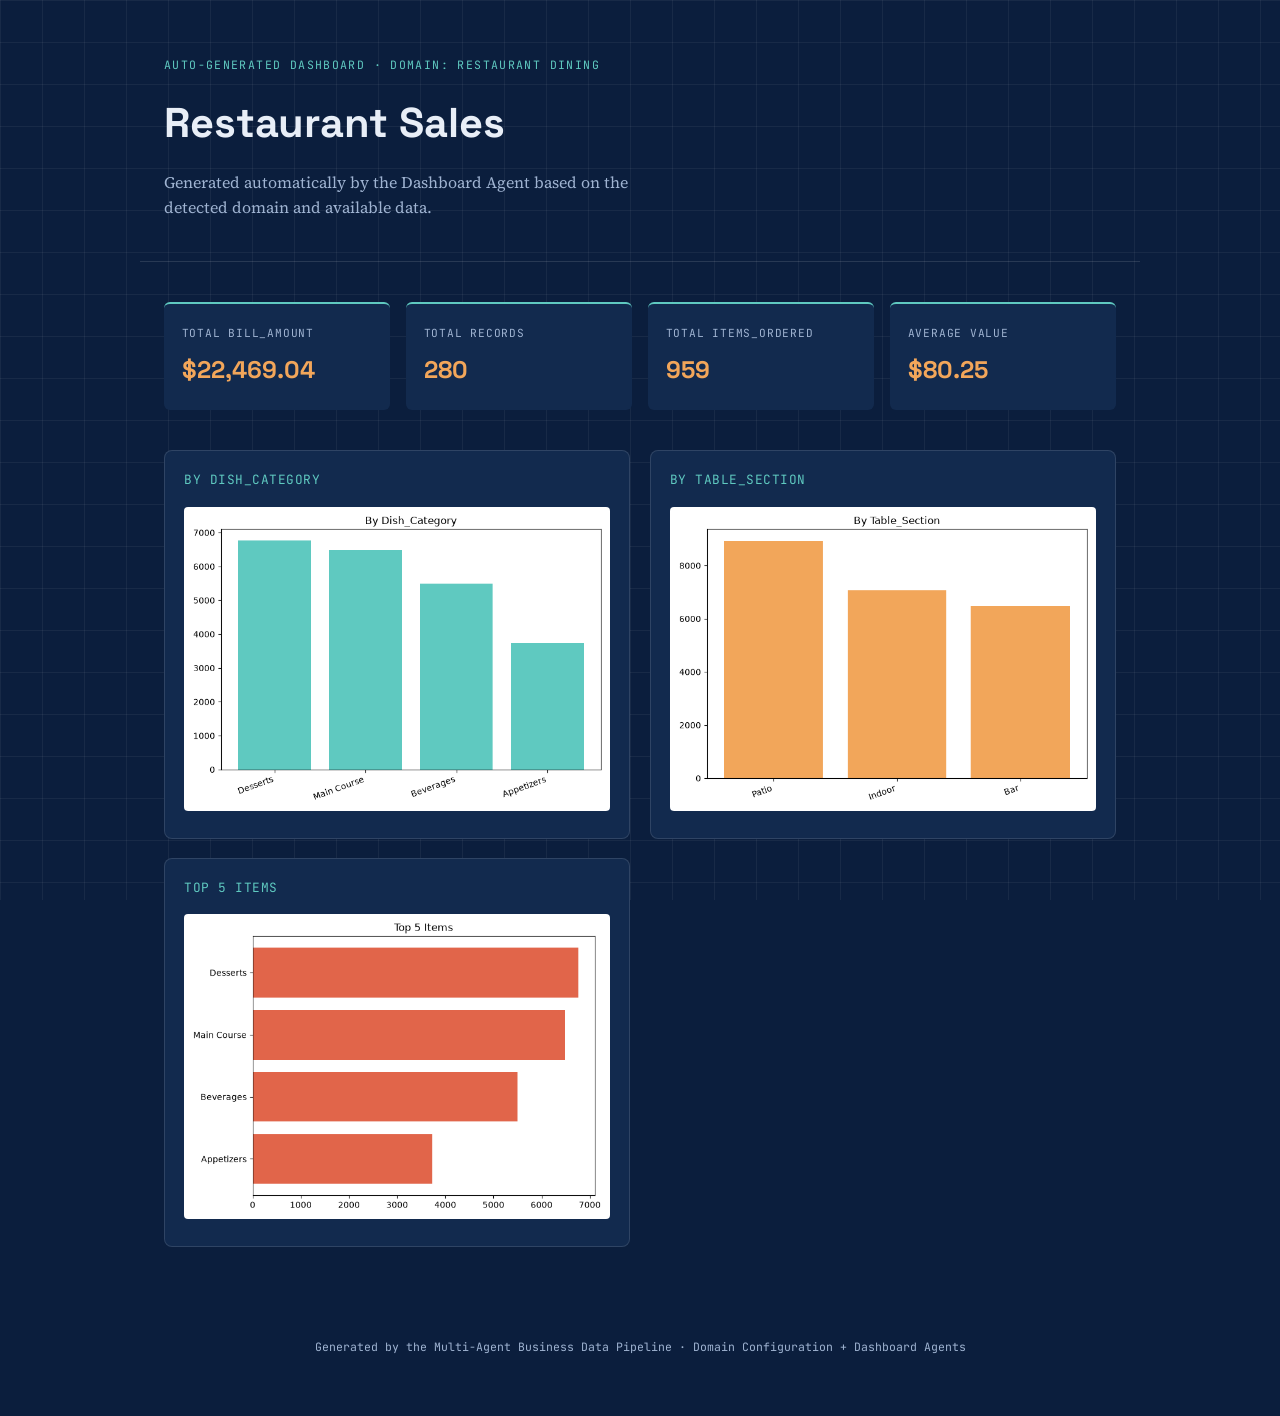
<file: project2-phase3/dashboard/restaurant_sales-dashboard.html>
<!DOCTYPE html>
<html lang="en">
<head>
<meta charset="UTF-8">
<meta name="viewport" content="width=device-width, initial-scale=1.0">
<title>Restaurant Dining — Dashboard</title>
<link rel="stylesheet" href="dashboard.css">
</head>
<body>
<div class="grid-overlay" aria-hidden="true"></div>
<header class="dash-header">
  <p class="eyebrow">Auto-generated Dashboard &middot; Domain: Restaurant Dining</p>
  <h1>Restaurant Sales</h1>
  <p class="dash-sub">Generated automatically by the Dashboard Agent based on the detected domain and available data.</p>
</header>
<main>
  
  <section class="stats-row"><div class="stat-card"><p class="stat-label">Total Bill_Amount</p><p class="stat-value">$22,469.04</p></div><div class="stat-card"><p class="stat-label">Total Records</p><p class="stat-value">280</p></div><div class="stat-card"><p class="stat-label">Total Items_Ordered</p><p class="stat-value">959</p></div><div class="stat-card"><p class="stat-label">Average Value</p><p class="stat-value">$80.25</p></div></section>
  <section class="charts-grid"><div class="chart-card"><p class="chart-title">By Dish_Category</p><img src="../assets/restaurant_sales-chart-category.png"></div><div class="chart-card"><p class="chart-title">By Table_Section</p><img src="../assets/restaurant_sales-chart-region.png"></div><div class="chart-card"><p class="chart-title">Top 5 Items</p><img src="../assets/restaurant_sales-chart-top-items.png"></div></section>
</main>
<footer class="colophon">
  <p>Generated by the Multi-Agent Business Data Pipeline &middot; Domain Configuration + Dashboard Agents</p>
</footer>
</body>
</html>
</file>
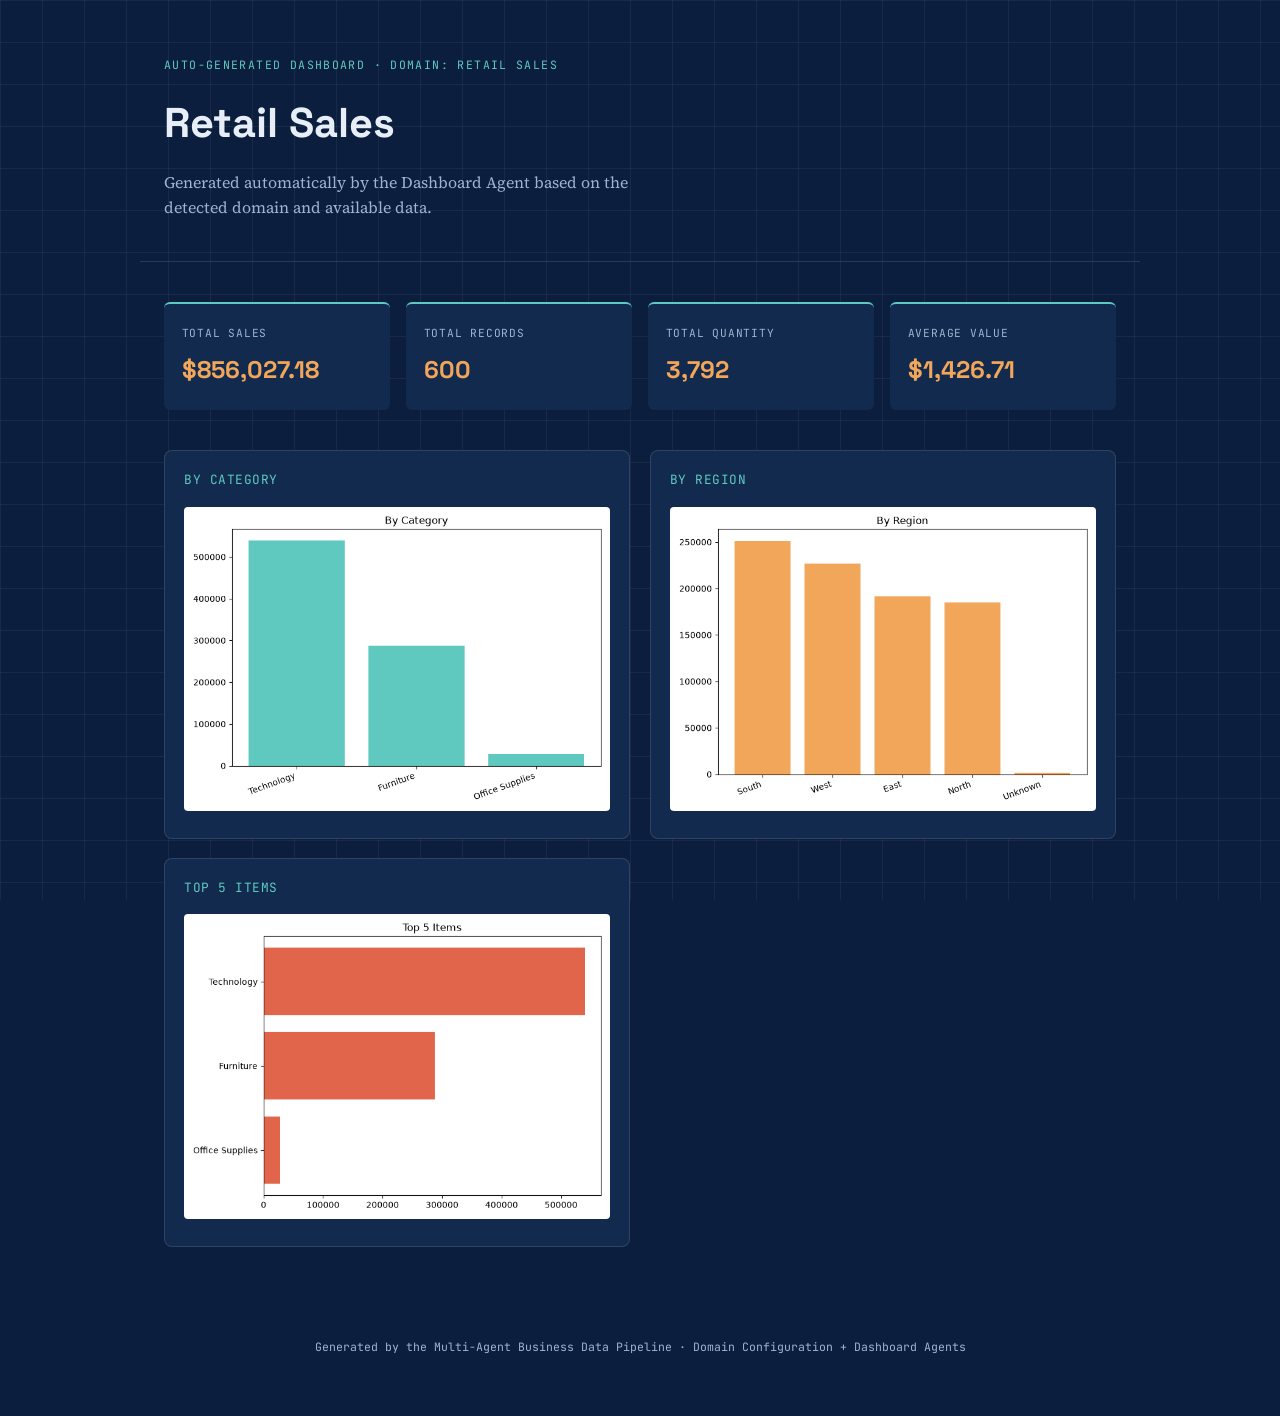
<file: project2-phase3/dashboard/retail_sales-dashboard.html>
<!DOCTYPE html>
<html lang="en">
<head>
<meta charset="UTF-8">
<meta name="viewport" content="width=device-width, initial-scale=1.0">
<title>Retail Sales — Dashboard</title>
<link rel="stylesheet" href="dashboard.css">
</head>
<body>
<div class="grid-overlay" aria-hidden="true"></div>
<header class="dash-header">
  <p class="eyebrow">Auto-generated Dashboard &middot; Domain: Retail Sales</p>
  <h1>Retail Sales</h1>
  <p class="dash-sub">Generated automatically by the Dashboard Agent based on the detected domain and available data.</p>
</header>
<main>
  
  <section class="stats-row"><div class="stat-card"><p class="stat-label">Total Sales</p><p class="stat-value">$856,027.18</p></div><div class="stat-card"><p class="stat-label">Total Records</p><p class="stat-value">600</p></div><div class="stat-card"><p class="stat-label">Total Quantity</p><p class="stat-value">3,792</p></div><div class="stat-card"><p class="stat-label">Average Value</p><p class="stat-value">$1,426.71</p></div></section>
  <section class="charts-grid"><div class="chart-card"><p class="chart-title">By Category</p><img src="../assets/retail_sales-chart-category.png"></div><div class="chart-card"><p class="chart-title">By Region</p><img src="../assets/retail_sales-chart-region.png"></div><div class="chart-card"><p class="chart-title">Top 5 Items</p><img src="../assets/retail_sales-chart-top-items.png"></div></section>
</main>
<footer class="colophon">
  <p>Generated by the Multi-Agent Business Data Pipeline &middot; Domain Configuration + Dashboard Agents</p>
</footer>
</body>
</html>
</file>
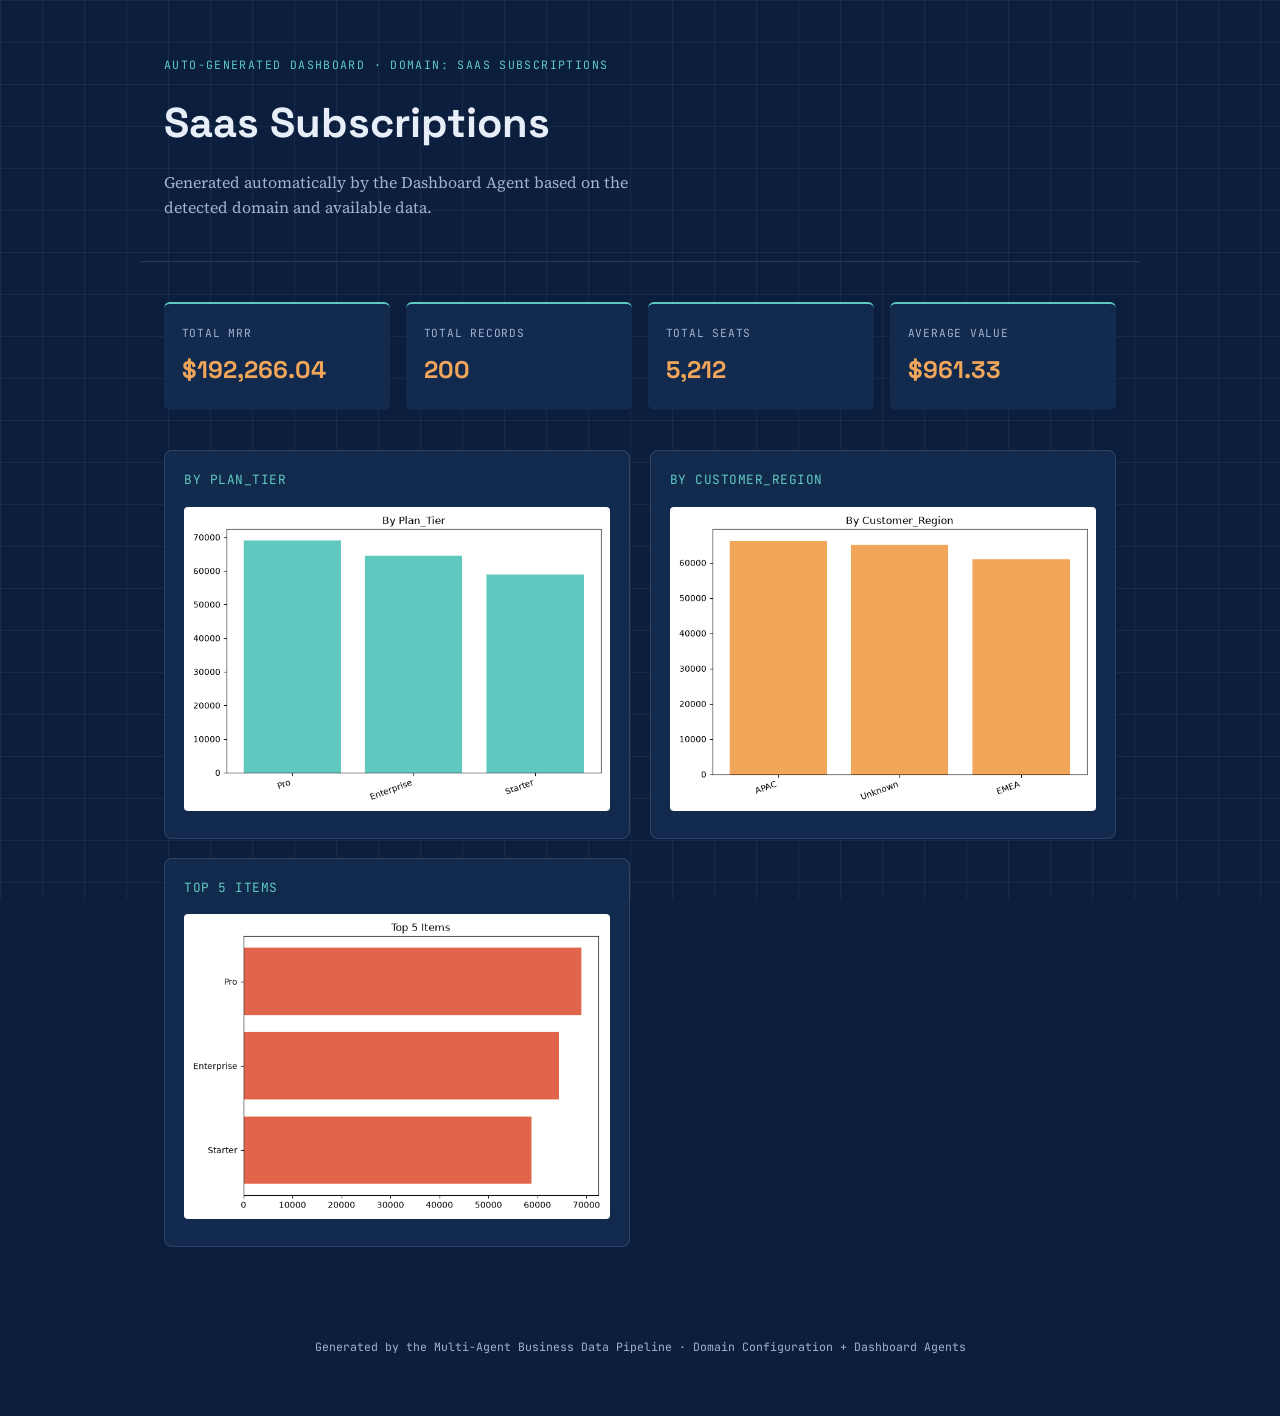
<file: project2-phase3/dashboard/saas_subscriptions-dashboard.html>
<!DOCTYPE html>
<html lang="en">
<head>
<meta charset="UTF-8">
<meta name="viewport" content="width=device-width, initial-scale=1.0">
<title>Saas Subscriptions — Dashboard</title>
<link rel="stylesheet" href="dashboard.css">
</head>
<body>
<div class="grid-overlay" aria-hidden="true"></div>
<header class="dash-header">
  <p class="eyebrow">Auto-generated Dashboard &middot; Domain: Saas Subscriptions</p>
  <h1>Saas Subscriptions</h1>
  <p class="dash-sub">Generated automatically by the Dashboard Agent based on the detected domain and available data.</p>
</header>
<main>
  
  <section class="stats-row"><div class="stat-card"><p class="stat-label">Total Mrr</p><p class="stat-value">$192,266.04</p></div><div class="stat-card"><p class="stat-label">Total Records</p><p class="stat-value">200</p></div><div class="stat-card"><p class="stat-label">Total Seats</p><p class="stat-value">5,212</p></div><div class="stat-card"><p class="stat-label">Average Value</p><p class="stat-value">$961.33</p></div></section>
  <section class="charts-grid"><div class="chart-card"><p class="chart-title">By Plan_Tier</p><img src="../assets/saas_subscriptions-chart-category.png"></div><div class="chart-card"><p class="chart-title">By Customer_Region</p><img src="../assets/saas_subscriptions-chart-region.png"></div><div class="chart-card"><p class="chart-title">Top 5 Items</p><img src="../assets/saas_subscriptions-chart-top-items.png"></div></section>
</main>
<footer class="colophon">
  <p>Generated by the Multi-Agent Business Data Pipeline &middot; Domain Configuration + Dashboard Agents</p>
</footer>
</body>
</html>
</file>
<file: project2-phase1/style.css>
@import url('https://fonts.googleapis.com/css2?family=Space+Grotesk:wght@400;500;600;700&family=Source+Serif+4:opsz,wght@8..60,400;8..60,600&family=JetBrains+Mono:wght@400;500&display=swap');

:root {
  --bg: #0b1e3d;
  --bg-deep: #081630;
  --surface: #122a4e;
  --surface-raised: #16345f;
  --grid-line: rgba(255, 255, 255, 0.055);
  --text: #e8eef7;
  --text-muted: #9fb3d1;
  --amber: #f2a65a;
  --cyan: #5fc9c0;
  --rust: #e1654a;
  --border: rgba(255, 255, 255, 0.12);

  --font-display: 'Space Grotesk', sans-serif;
  --font-body: 'Source Serif 4', Georgia, serif;
  --font-mono: 'JetBrains Mono', monospace;
}

* {
  box-sizing: border-box;
}

html {
  scroll-behavior: smooth;
}

body {
  margin: 0;
  background: var(--bg);
  color: var(--text);
  font-family: var(--font-body);
  font-size: 1.05rem;
  line-height: 1.65;
  position: relative;
}

@media (prefers-reduced-motion: reduce) {
  html {
    scroll-behavior: auto;
  }
}

/* faint blueprint grid across the whole page */
.grid-overlay {
  position: fixed;
  inset: 0;
  pointer-events: none;
  z-index: 0;
  background-image:
    linear-gradient(var(--grid-line) 1px, transparent 1px),
    linear-gradient(90deg, var(--grid-line) 1px, transparent 1px);
  background-size: 42px 42px;
}

a {
  color: var(--cyan);
}

code {
  font-family: var(--font-mono);
  font-size: 0.88em;
  background: rgba(255, 255, 255, 0.06);
  padding: 0.1em 0.4em;
  border-radius: 3px;
  color: var(--amber);
}

/* ---------- Cover / Hero ---------- */

.cover {
  position: relative;
  z-index: 1;
  padding: 5.5rem 1.5rem 4.5rem;
  border-bottom: 1px solid var(--border);
}

.cover-frame {
  max-width: 840px;
  margin: 0 auto;
}

.eyebrow {
  font-family: var(--font-mono);
  text-transform: uppercase;
  letter-spacing: 0.14em;
  font-size: 0.78rem;
  color: var(--cyan);
  margin: 0 0 1.4rem;
}

h1 {
  font-family: var(--font-display);
  font-weight: 700;
  font-size: clamp(2.4rem, 6vw, 4rem);
  line-height: 1.08;
  margin: 0 0 1.4rem;
  letter-spacing: -0.01em;
}

.amp {
  color: var(--amber);
  font-style: italic;
  font-weight: 400;
}

.cover-sub {
  font-size: 1.15rem;
  color: var(--text-muted);
  max-width: 55ch;
  margin: 0 0 3rem;
}

.hero-diagram {
  display: flex;
  gap: 2.5rem;
  flex-wrap: wrap;
  border-top: 1px dashed var(--border);
  padding-top: 2.5rem;
}

.diagram-col {
  flex: 1 1 280px;
}

.diagram-col.wide {
  flex: 1 1 100%;
}

.diagram-label {
  font-family: var(--font-mono);
  font-size: 0.75rem;
  text-transform: uppercase;
  letter-spacing: 0.1em;
  color: var(--amber);
  margin: 0 0 0.6rem;
}

.diagram-caption {
  font-family: var(--font-mono);
  font-size: 0.78rem;
  color: var(--text-muted);
  margin: 0.6rem 0 0;
}

svg {
  width: 100%;
  height: auto;
  overflow: visible;
}

.edge {
  stroke: var(--text-muted);
  stroke-width: 1.5;
  fill: none;
}

.edge-dashed {
  stroke: var(--cyan);
  stroke-dasharray: 4 4;
}

.node {
  stroke-width: 2;
}

.node-a {
  fill: var(--surface-raised);
  stroke: var(--cyan);
}

.node-b {
  fill: var(--surface-raised);
  stroke: var(--amber);
}

.node-c {
  fill: var(--surface-raised);
  stroke: var(--cyan);
}

.node-rust {
  fill: var(--surface-raised);
  stroke: var(--rust);
}

.node-orch {
  fill: var(--surface-raised);
  stroke: var(--amber);
  stroke-width: 3;
}

.node-text {
  font-family: var(--font-mono);
  font-size: 9px;
  fill: var(--text-muted);
  text-anchor: middle;
}

.loop-text {
  font-size: 8.5px;
  fill: var(--cyan);
}

/* ---------- Sheets (sections) ---------- */

main {
  position: relative;
  z-index: 1;
  max-width: 840px;
  margin: 0 auto;
  padding: 0 1.5rem;
}

.sheet {
  padding: 4rem 0;
  border-bottom: 1px solid var(--border);
}

.sheet:last-of-type {
  border-bottom: none;
}

.sheet-head {
  display: flex;
  align-items: baseline;
  gap: 1.2rem;
  margin-bottom: 1.8rem;
  flex-wrap: wrap;
}

.sheet-tab {
  font-family: var(--font-mono);
  font-size: 0.72rem;
  letter-spacing: 0.12em;
  color: var(--bg);
  background: var(--cyan);
  padding: 0.28rem 0.6rem;
  border-radius: 3px;
  white-space: nowrap;
}

h2 {
  font-family: var(--font-display);
  font-weight: 600;
  font-size: clamp(1.4rem, 3.2vw, 1.9rem);
  margin: 0;
  letter-spacing: -0.005em;
}

.sheet-body p {
  margin: 0 0 1.15rem;
  max-width: 68ch;
  color: var(--text);
}

.sheet-body strong {
  color: var(--amber);
  font-weight: 600;
}

/* ---------- Callouts ---------- */

.callout {
  background: var(--surface);
  border-left: 3px solid var(--cyan);
  border-radius: 4px;
  padding: 1.2rem 1.4rem;
  margin: 1.6rem 0;
  max-width: 68ch;
}

.callout-label {
  font-family: var(--font-mono);
  font-size: 0.72rem;
  text-transform: uppercase;
  letter-spacing: 0.1em;
  color: var(--cyan);
  margin: 0 0 0.5rem;
}

.callout p:last-child,
.callout p {
  margin: 0;
  font-size: 0.98rem;
  color: var(--text-muted);
}

/* ---------- Code cards ---------- */

.code-card {
  background: var(--bg-deep);
  border: 1px solid var(--border);
  border-radius: 6px;
  padding: 1.3rem 1.4rem;
  margin: 1.6rem 0;
  max-width: 68ch;
}

.code-label {
  font-family: var(--font-mono);
  font-size: 0.72rem;
  text-transform: uppercase;
  letter-spacing: 0.1em;
  color: var(--amber);
  margin: 0 0 0.8rem;
}

pre {
  margin: 0;
  overflow-x: auto;
}

pre code {
  background: none;
  padding: 0;
  color: var(--cyan);
  font-size: 0.88rem;
  line-height: 1.6;
}

.code-note {
  font-family: var(--font-mono);
  font-size: 0.82rem;
  color: var(--text-muted);
  margin: 0.9rem 0 0;
}

/* ---------- Compare grid (Day 2) ---------- */

.compare-grid {
  display: grid;
  grid-template-columns: 1fr 1fr;
  gap: 1.2rem;
  margin: 1.8rem 0;
  max-width: 68ch;
}

@media (max-width: 620px) {
  .compare-grid {
    grid-template-columns: 1fr;
  }
}

.compare-card {
  background: var(--surface);
  border: 1px solid var(--border);
  border-radius: 6px;
  padding: 1.2rem;
}

.compare-label {
  font-family: var(--font-mono);
  font-size: 0.72rem;
  text-transform: uppercase;
  letter-spacing: 0.08em;
  color: var(--text-muted);
  margin: 0 0 0.7rem;
}

.compare-text {
  font-size: 0.92rem;
  color: var(--text);
  font-style: italic;
  margin: 0 0 0.9rem;
}

.compare-card pre {
  margin-bottom: 0.9rem;
}

.compare-card pre code {
  font-size: 0.8rem;
}

.compare-verdict {
  font-family: var(--font-mono);
  font-size: 0.76rem;
  margin: 0;
  padding-top: 0.7rem;
  border-top: 1px dashed var(--border);
}

.verdict-bad {
  color: var(--rust);
}

.verdict-good {
  color: var(--cyan);
}

/* ---------- Term grid (Day 4) ---------- */

.term-grid {
  display: grid;
  grid-template-columns: 1fr 1fr;
  gap: 1rem;
  margin: 1.8rem 0;
  max-width: 68ch;
}

@media (max-width: 620px) {
  .term-grid {
    grid-template-columns: 1fr;
  }
}

.term-card {
  background: var(--surface);
  border-radius: 6px;
  padding: 1.1rem 1.2rem;
  border-top: 2px solid var(--amber);
}

.term-name {
  font-family: var(--font-mono);
  font-size: 0.92rem;
  color: var(--amber);
  margin: 0 0 0.5rem;
}

.term-def {
  font-size: 0.9rem;
  color: var(--text-muted);
  margin: 0;
}

/* ---------- Diagrams inside sheets ---------- */

.small-diagram {
  margin: 1.8rem 0;
  border-top: none;
  padding-top: 0;
}

.loop-diagram,
.orchestrator-diagram {
  max-width: 500px;
  margin: 1.8rem 0;
}

/* ---------- Reflection ---------- */

.reflection .sheet-tab {
  background: var(--amber);
}

.reflection .sheet-body p {
  font-size: 1.05rem;
  color: var(--text);
}

/* ---------- Footer ---------- */

.colophon {
  position: relative;
  z-index: 1;
  text-align: center;
  padding: 3rem 1.5rem 4rem;
  font-family: var(--font-mono);
  font-size: 0.78rem;
  color: var(--text-muted);
}

/* ---------- Focus states ---------- */

a:focus-visible,
button:focus-visible {
  outline: 2px solid var(--cyan);
  outline-offset: 3px;
}
</file>
<file: project2-phase2/dashboard/dashboard.css>
@import url('https://fonts.googleapis.com/css2?family=Space+Grotesk:wght@400;500;600;700&family=Source+Serif+4:opsz,wght@8..60,400;8..60,600&family=JetBrains+Mono:wght@400;500&display=swap');

:root {
  --bg: #0b1e3d;
  --surface: #122a4e;
  --surface-raised: #16345f;
  --grid-line: rgba(255, 255, 255, 0.055);
  --text: #e8eef7;
  --text-muted: #9fb3d1;
  --amber: #f2a65a;
  --cyan: #5fc9c0;
  --border: rgba(255, 255, 255, 0.12);

  --font-display: 'Space Grotesk', sans-serif;
  --font-body: 'Source Serif 4', Georgia, serif;
  --font-mono: 'JetBrains Mono', monospace;
}

* {
  box-sizing: border-box;
}

body {
  margin: 0;
  background: var(--bg);
  color: var(--text);
  font-family: var(--font-body);
  line-height: 1.6;
  position: relative;
}

.grid-overlay {
  position: fixed;
  inset: 0;
  pointer-events: none;
  z-index: 0;
  background-image:
    linear-gradient(var(--grid-line) 1px, transparent 1px),
    linear-gradient(90deg, var(--grid-line) 1px, transparent 1px);
  background-size: 42px 42px;
}

.dash-header {
  position: relative;
  z-index: 1;
  padding: 4rem 1.5rem 3rem;
  max-width: 1000px;
  margin: 0 auto;
  border-bottom: 1px solid var(--border);
}

.eyebrow {
  font-family: var(--font-mono);
  text-transform: uppercase;
  letter-spacing: 0.14em;
  font-size: 0.75rem;
  color: var(--cyan);
  margin: 0 0 1.2rem;
}

h1 {
  font-family: var(--font-display);
  font-weight: 700;
  font-size: clamp(2rem, 5vw, 3rem);
  margin: 0 0 1rem;
}

.amp {
  color: var(--amber);
}

.dash-sub {
  color: var(--text-muted);
  max-width: 62ch;
  font-size: 1.05rem;
  margin: 0;
}

main {
  position: relative;
  z-index: 1;
  max-width: 1000px;
  margin: 0 auto;
  padding: 0 1.5rem;
}

.stats-row {
  display: grid;
  grid-template-columns: repeat(4, 1fr);
  gap: 1rem;
  margin: 3rem 0;
}

@media (max-width: 720px) {
  .stats-row {
    grid-template-columns: 1fr 1fr;
  }
}

.stat-card {
  background: var(--surface);
  border-top: 2px solid var(--cyan);
  border-radius: 6px;
  padding: 1.4rem 1.2rem;
}

.stat-label {
  font-family: var(--font-mono);
  font-size: 0.72rem;
  text-transform: uppercase;
  letter-spacing: 0.08em;
  color: var(--text-muted);
  margin: 0 0 0.6rem;
}

.stat-value {
  font-family: var(--font-display);
  font-size: 1.7rem;
  font-weight: 700;
  color: var(--amber);
  margin: 0;
}

.charts-grid {
  display: grid;
  grid-template-columns: 1fr 1fr;
  gap: 1.2rem;
  margin: 2rem 0;
}

@media (max-width: 720px) {
  .charts-grid {
    grid-template-columns: 1fr;
  }
}

.chart-card {
  background: var(--surface);
  border: 1px solid var(--border);
  border-radius: 8px;
  padding: 1.2rem;
}

.chart-card.wide {
  grid-column: span 2;
  max-width: 480px;
  margin: 0 auto;
}

@media (max-width: 720px) {
  .chart-card.wide {
    grid-column: span 1;
    max-width: 100%;
  }
}

.chart-title {
  font-family: var(--font-mono);
  font-size: 0.85rem;
  color: var(--cyan);
  margin: 0 0 1rem;
  text-transform: uppercase;
  letter-spacing: 0.05em;
}

.chart-card img {
  width: 100%;
  height: auto;
  border-radius: 4px;
  background: #fff;
}

.notes-section {
  background: var(--surface-raised);
  border-radius: 8px;
  padding: 1.6rem 1.8rem;
  margin: 2.5rem 0 3rem;
}

.notes-label {
  font-family: var(--font-mono);
  font-size: 0.75rem;
  text-transform: uppercase;
  letter-spacing: 0.1em;
  color: var(--amber);
  margin: 0 0 0.9rem;
}

.notes-list {
  margin: 0;
  padding-left: 1.2rem;
  color: var(--text-muted);
  font-size: 0.95rem;
}

.notes-list li {
  margin-bottom: 0.4rem;
}

.colophon {
  position: relative;
  z-index: 1;
  text-align: center;
  padding: 2.5rem 1.5rem 3rem;
  font-family: var(--font-mono);
  font-size: 0.75rem;
  color: var(--text-muted);
}
</file>
<file: project2-phase3/dashboard/dashboard.css>
@import url('https://fonts.googleapis.com/css2?family=Space+Grotesk:wght@400;500;600;700&family=Source+Serif+4:opsz,wght@8..60,400;8..60,600&family=JetBrains+Mono:wght@400;500&display=swap');

:root {
  --bg: #0b1e3d;
  --surface: #122a4e;
  --grid-line: rgba(255, 255, 255, 0.055);
  --text: #e8eef7;
  --text-muted: #9fb3d1;
  --amber: #f2a65a;
  --cyan: #5fc9c0;
  --rust: #e1654a;
  --border: rgba(255, 255, 255, 0.12);
  --font-display: 'Space Grotesk', sans-serif;
  --font-body: 'Source Serif 4', Georgia, serif;
  --font-mono: 'JetBrains Mono', monospace;
}

* { box-sizing: border-box; }

body {
  margin: 0;
  background: var(--bg);
  color: var(--text);
  font-family: var(--font-body);
  line-height: 1.6;
  position: relative;
}

.grid-overlay {
  position: fixed;
  inset: 0;
  pointer-events: none;
  z-index: 0;
  background-image:
    linear-gradient(var(--grid-line) 1px, transparent 1px),
    linear-gradient(90deg, var(--grid-line) 1px, transparent 1px);
  background-size: 42px 42px;
}

.dash-header {
  position: relative;
  z-index: 1;
  padding: 3.5rem 1.5rem 2.5rem;
  max-width: 1000px;
  margin: 0 auto;
  border-bottom: 1px solid var(--border);
}

.eyebrow {
  font-family: var(--font-mono);
  text-transform: uppercase;
  letter-spacing: 0.12em;
  font-size: 0.72rem;
  color: var(--cyan);
  margin: 0 0 1rem;
}

h1 {
  font-family: var(--font-display);
  font-weight: 700;
  font-size: clamp(1.8rem, 4.5vw, 2.6rem);
  margin: 0 0 0.8rem;
}

.dash-sub {
  color: var(--text-muted);
  max-width: 62ch;
  font-size: 1rem;
  margin: 0;
}

main {
  position: relative;
  z-index: 1;
  max-width: 1000px;
  margin: 0 auto;
  padding: 0 1.5rem;
}

.error-banner {
  background: rgba(225, 101, 74, 0.15);
  border: 1px solid var(--rust);
  color: var(--rust);
  border-radius: 6px;
  padding: 0.9rem 1.2rem;
  font-family: var(--font-mono);
  font-size: 0.85rem;
  margin: 1.8rem 0 0;
}

.stats-row {
  display: grid;
  grid-template-columns: repeat(auto-fit, minmax(180px, 1fr));
  gap: 1rem;
  margin: 2.5rem 0;
}

.stat-card {
  background: var(--surface);
  border-top: 2px solid var(--cyan);
  border-radius: 6px;
  padding: 1.3rem 1.1rem;
}

.stat-label {
  font-family: var(--font-mono);
  font-size: 0.7rem;
  text-transform: uppercase;
  letter-spacing: 0.07em;
  color: var(--text-muted);
  margin: 0 0 0.5rem;
}

.stat-value {
  font-family: var(--font-display);
  font-size: 1.5rem;
  font-weight: 700;
  color: var(--amber);
  margin: 0;
}

.charts-grid {
  display: grid;
  grid-template-columns: repeat(auto-fit, minmax(320px, 1fr));
  gap: 1.2rem;
  margin: 2rem 0 3rem;
}

.chart-card {
  background: var(--surface);
  border: 1px solid var(--border);
  border-radius: 8px;
  padding: 1.2rem;
}

.chart-title {
  font-family: var(--font-mono);
  font-size: 0.8rem;
  color: var(--cyan);
  text-transform: uppercase;
  letter-spacing: 0.04em;
  margin: 0 0 1rem;
}

.chart-card img {
  width: 100%;
  height: auto;
  border-radius: 4px;
  background: #fff;
}

.colophon {
  position: relative;
  z-index: 1;
  text-align: center;
  padding: 2rem 1.5rem 3rem;
  font-family: var(--font-mono);
  font-size: 0.72rem;
  color: var(--text-muted);
}
</file>
